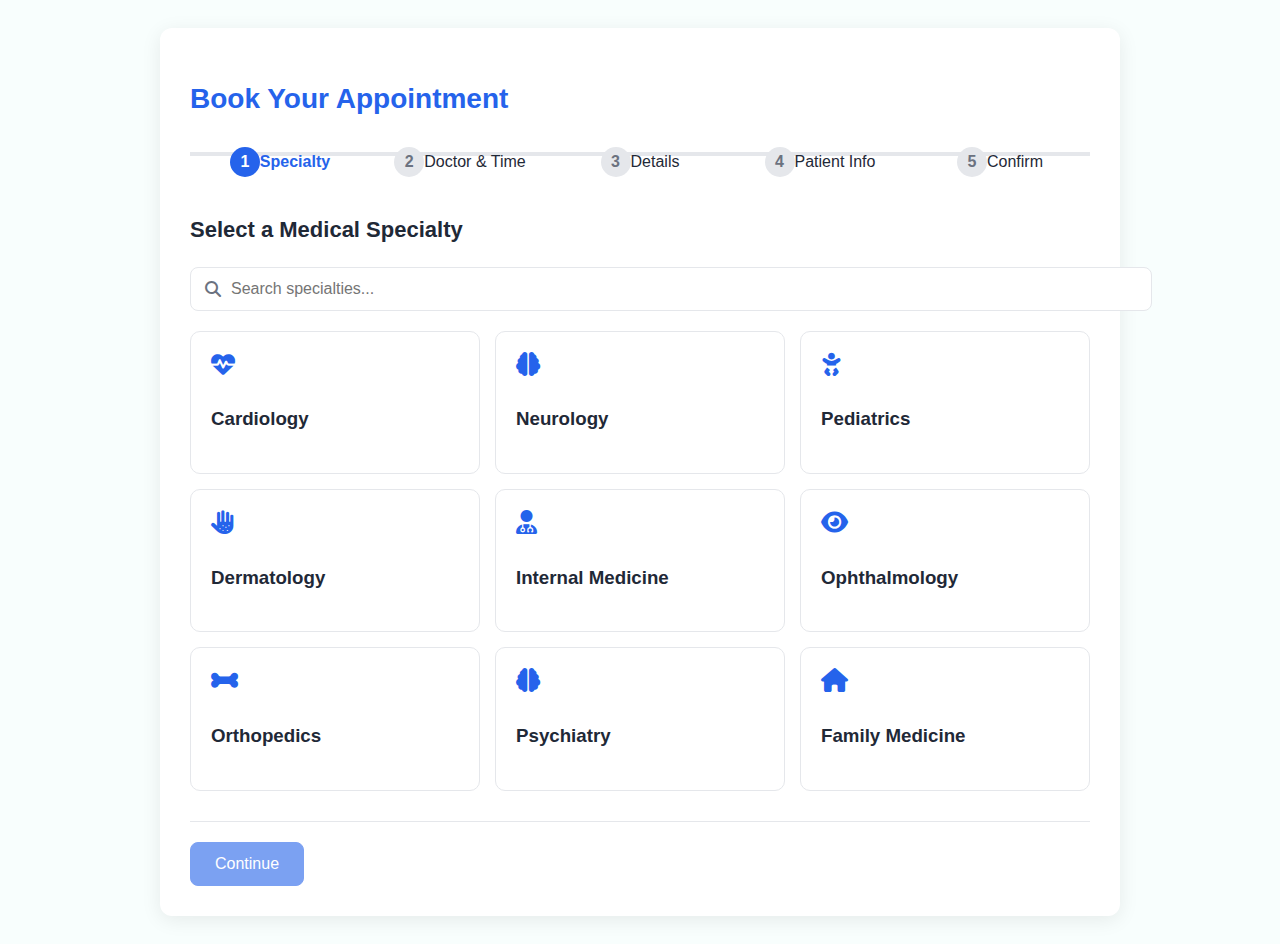
<file: others.html>
<!DOCTYPE html>
<html lang="en">
<head>
  <meta charset="UTF-8">
  <meta name="viewport" content="width=device-width, initial-scale=1.0">
  <title>Book Your Appointment</title>
  <link rel="stylesheet" href="https://cdnjs.cloudflare.com/ajax/libs/font-awesome/6.4.0/css/all.min.css">
  <style>
    :root {
      --primary: #2563eb;
      --primary-light: #3b82f6;
      --primary-dark: #1d4ed8;
      --secondary: #10b981;
      --text: #1f2937;
      --light-gray: #f3f4f6;
      --medium-gray: #e5e7eb;
      --dark-gray: #6b7280;
      --white: #ffffff;
      --error: #ef4444;
    }
    
    body {
      font-family: 'Segoe UI', Tahoma, Geneva, Verdana, sans-serif;
      padding: 20px;
      background-color: #f8fefd;
      line-height: 1.6;
      color: var(--text);
    }
    
    .container {
      max-width: 900px;
      margin: 0 auto;
      background: var(--white);
      border-radius: 12px;
      box-shadow: 0 4px 20px rgba(0, 0, 0, 0.08);
      padding: 30px;
    }
    
    h1 {
      color: var(--primary);
      margin-bottom: 15px;
      font-size: 28px;
    }
    
    .step { display: none; }
    .step.active { display: block; }
    
    .steps-nav {
      display: flex;
      justify-content: space-between;
      margin-bottom: 30px;
      position: relative;
    }
    
    .steps-nav::before {
      content: '';
      position: absolute;
      top: 15px;
      left: 0;
      right: 0;
      height: 4px;
      background: var(--medium-gray);
      z-index: 1;
    }
    
    .steps-nav div {
      text-align: center;
      flex: 1;
      position: relative;
      z-index: 2;
      padding-top: 10px;
    }
    
    .steps-nav div::before {
      content: attr(data-step);
      display: inline-block;
      width: 30px;
      height: 30px;
      line-height: 30px;
      background: var(--medium-gray);
      color: var(--dark-gray);
      border-radius: 50%;
      margin-bottom: 5px;
      font-weight: 600;
    }
    
    .steps-nav .active {
      font-weight: bold;
      color: var(--primary);
    }
    
    .steps-nav .active::before {
      background: var(--primary);
      color: var(--white);
    }
    
    h2 {
      font-size: 22px;
      margin-bottom: 20px;
      color: var(--text);
    }
    
    .search-bar {
      position: relative;
      margin-bottom: 20px;
    }
    
    .search-bar i {
      position: absolute;
      left: 15px;
      top: 50%;
      transform: translateY(-50%);
      color: var(--dark-gray);
    }
    
    .search-bar input {
      width: 100%;
      padding: 12px 20px 12px 40px;
      border: 1px solid var(--medium-gray);
      border-radius: 8px;
      font-size: 16px;
      transition: all 0.3s;
    }
    
    .search-bar input:focus {
      outline: none;
      border-color: var(--primary);
      box-shadow: 0 0 0 3px rgba(37, 99, 235, 0.1);
    }
    
    .specialties, .doctors {
      display: grid;
      grid-template-columns: repeat(auto-fit, minmax(250px, 1fr));
      gap: 15px;
      margin-bottom: 20px;
    }
    
    .card {
      padding: 20px;
      border: 1px solid var(--medium-gray);
      border-radius: 10px;
      background: var(--white);
      cursor: pointer;
      transition: all 0.3s;
      position: relative;
      overflow: hidden;
    }
    
    .card:hover {
      transform: translateY(-3px);
      box-shadow: 0 4px 12px rgba(0, 0, 0, 0.08);
      border-color: var(--primary-light);
    }
    
    .card.active {
      border-color: var(--primary);
      box-shadow: 0 0 0 2px rgba(37, 99, 235, 0.2);
      background: rgba(37, 99, 235, 0.05);
    }
    
    .card i {
      font-size: 24px;
      color: var(--primary);
      margin-bottom: 10px;
    }
    
    .doctor-card img {
      width: 60px;
      height: 60px;
      border-radius: 50%;
      object-fit: cover;
      margin-right: 15px;
    }
    
    .doctor-card {
      display: flex;
      align-items: center;
    }
    
    .doctor-info h3 {
      margin: 0 0 5px 0;
    }
    
    .doctor-info p {
      margin: 0;
      color: var(--dark-gray);
      font-size: 14px;
    }
    
    .rating {
      color: #f59e0b;
      font-size: 14px;
      margin: 5px 0;
    }
    
    .calendar-container {
      margin-top: 20px;
    }
    
    .calendar-header {
      display: flex;
      justify-content: space-between;
      align-items: center;
      margin-bottom: 15px;
    }
    
    .calendar-header h3 {
      margin: 0;
    }
    
    .nav-btn {
      background: none;
      border: none;
      font-size: 18px;
      cursor: pointer;
      padding: 5px 10px;
      border-radius: 5px;
      color: var(--primary);
    }
    
    .nav-btn:hover {
      background: var(--light-gray);
    }
    
    .date-input {
      padding: 10px;
      border: 1px solid var(--medium-gray);
      border-radius: 8px;
      width: 100%;
      margin-top: 10px;
    }
    
    .time-slots {
      display: grid;
      grid-template-columns: repeat(auto-fill, minmax(100px, 1fr));
      gap: 10px;
      margin-top: 15px;
    }
    
    .slot {
      padding: 10px;
      border: 1px solid var(--medium-gray);
      border-radius: 8px;
      text-align: center;
      cursor: pointer;
      transition: all 0.2s;
    }
    
    .slot:hover {
      background: var(--light-gray);
    }
    
    .slot.selected {
      background: var(--primary);
      color: var(--white);
      border-color: var(--primary);
    }
    
    .slot.unavailable {
      color: var(--dark-gray);
      text-decoration: line-through;
      cursor: not-allowed;
      background: var(--light-gray);
    }
    
    .form-group {
      margin-bottom: 20px;
    }
    
    .form-group label {
      display: block;
      margin-bottom: 8px;
      font-weight: 500;
    }
    
    .form-group input, 
    .form-group select, 
    .form-group textarea {
      width: 100%;
      padding: 12px 15px;
      border: 1px solid var(--medium-gray);
      border-radius: 8px;
      font-size: 16px;
      transition: all 0.3s;
    }
    
    .form-group input:focus,
    .form-group select:focus,
    .form-group textarea:focus {
      outline: none;
      border-color: var(--primary);
      box-shadow: 0 0 0 3px rgba(37, 99, 235, 0.1);
    }
    
    .radio-group {
      display: flex;
      gap: 20px;
      margin-top: 8px;
    }
    
    .radio-group label {
      display: flex;
      align-items: center;
      gap: 8px;
      font-weight: normal;
      cursor: pointer;
    }
    
    .summary-item {
      margin-bottom: 15px;
      padding-bottom: 15px;
      border-bottom: 1px solid var(--medium-gray);
    }
    
    .summary-item:last-child {
      border-bottom: none;
    }
    
    .summary-item strong {
      display: inline-block;
      min-width: 120px;
      color: var(--dark-gray);
    }
    
    .form-actions {
      display: flex;
      justify-content: space-between;
      margin-top: 30px;
      padding-top: 20px;
      border-top: 1px solid var(--medium-gray);
    }
    
    .btn {
      padding: 12px 24px;
      border-radius: 8px;
      font-weight: 500;
      cursor: pointer;
      transition: all 0.3s;
      font-size: 16px;
    }
    
    .btn-prev {
      background: var(--light-gray);
      border: 1px solid var(--medium-gray);
      color: var(--dark-gray);
    }
    
    .btn-prev:hover {
      background: var(--medium-gray);
    }
    
    .btn-next, .btn-confirm {
      background: var(--primary);
      border: 1px solid var(--primary);
      color: white;
    }
    
    .btn-next:hover, .btn-confirm:hover {
      background: var(--primary-dark);
    }
    
    .btn:disabled {
      opacity: 0.6;
      cursor: not-allowed;
    }
    
    @media (max-width: 768px) {
      .container {
        padding: 20px;
      }
      
      .steps-nav {
        flex-wrap: wrap;
      }
      
      .steps-nav div {
        flex: 1 0 60px;
        margin-bottom: 15px;
      }
      
      .steps-nav::before {
        display: none;
      }
      
      .specialties, .doctors {
        grid-template-columns: 1fr;
      }
      
      .time-slots {
        grid-template-columns: repeat(3, 1fr);
      }
    }
  </style>
</head>
<body>
  <div class="container">
    <h1>Book Your Appointment</h1>
    
    <div class="steps-nav">
      <div id="nav1" data-step="1" class="active">Specialty</div>
      <div id="nav2" data-step="2">Doctor & Time</div>
      <div id="nav3" data-step="3">Details</div>
      <div id="nav4" data-step="4">Patient Info</div>
      <div id="nav5" data-step="5">Confirm</div>
    </div>

    <div id="step1" class="step active">
      <h2>Select a Medical Specialty</h2>
      <div class="search-bar">
        <i class="fas fa-search"></i>
        <input type="text" placeholder="Search specialties..." oninput="filterSpecialties(this.value)">
      </div>
      <div class="specialties" id="specialtyList"></div>
      <div class="form-actions">
        <button class="btn btn-next" onclick="nextStep(2)" id="btnStep1" disabled>Continue</button>
      </div>
    </div>

    <div id="step2" class="step">
      <h2>Select Doctor and Appointment Time</h2>
      <div class="search-bar">
        <i class="fas fa-search"></i>
        <input type="text" placeholder="Search doctors..." id="doctorSearch">
      </div>
      <div class="doctors" id="doctorCards"></div>
      
      <div class="calendar-container">
        <div class="calendar-header">
          <h3>Select Date</h3>
        </div>
        <input type="date" id="dateInput" class="date-input" min="">
        <div class="time-slots" id="timeSlots"></div>
      </div>
      
      <div class="form-actions">
        <button class="btn btn-prev" onclick="prevStep(1)">Back</button>
        <button class="btn btn-next" onclick="nextStep(3)" id="btnStep2" disabled>Continue</button>
      </div>
    </div>

    <div id="step3" class="step">
      <h2>Appointment Details</h2>
      <div id="detailsSummary"></div>
      <div class="form-actions">
        <button class="btn btn-prev" onclick="prevStep(2)">Back</button>
        <button class="btn btn-next" onclick="nextStep(4)">Continue</button>
      </div>
    </div>

    <div id="step4" class="step">
      <h2>Patient Information</h2>
      <div class="form-group">
        <label for="patientName">Full Name</label>
        <input type="text" id="patientName" placeholder="Enter your full name">
      </div>
      <div class="form-group">
        <label for="patientEmail">Email Address</label>
        <input type="email" id="patientEmail" placeholder="Enter your email address">
      </div>
      <div class="form-actions">
        <button class="btn btn-prev" onclick="prevStep(3)">Back</button>
        <button class="btn btn-next" onclick="nextStep(5)" id="btnStep4" disabled>Continue</button>
      </div>
    </div>

    <div id="step5" class="step">
      <h2>Confirm Appointment</h2>
      <div id="confirmSummary"></div>
      <div class="form-actions">
        <button class="btn btn-prev" onclick="prevStep(4)">Back</button>
        <button class="btn btn-confirm" onclick="confirmAppointment()">Confirm Appointment</button>
      </div>
    </div>
  </div>

  <script>
    // Enhanced data structure
    const specialties = [
      { name: "Cardiology", icon: "fa-heartbeat" },
      { name: "Neurology", icon: "fa-brain" },
      { name: "Pediatrics", icon: "fa-baby" },
      { name: "Dermatology", icon: "fa-allergies" },
      { name: "Internal Medicine", icon: "fa-user-md" },
      { name: "Ophthalmology", icon: "fa-eye" },
      { name: "Orthopedics", icon: "fa-bone" },
      { name: "Psychiatry", icon: "fa-brain" },
      { name: "Family Medicine", icon: "fa-home" }
    ];

    const doctorsData = {
      "Cardiology": [
        { name: "Dr. Sarah Johnson", image: "https://randomuser.me/api/portraits/women/65.jpg", rating: 4.8, reviews: 124 },
        { name: "Dr. James Wilson", image: "https://randomuser.me/api/portraits/men/75.jpg", rating: 4.6, reviews: 98 }
      ],
      "Neurology": [
        { name: "Dr. Michael Chen", image: "https://randomuser.me/api/portraits/men/45.jpg", rating: 4.7, reviews: 87 }
      ],
      "Pediatrics": [
        { name: "Dr. Emily Rodriguez", image: "https://randomuser.me/api/portraits/women/33.jpg", rating: 4.9, reviews: 156 }
      ]
    };

    const timeSlots = ["9:00 AM", "9:30 AM", "10:00 AM", "10:30 AM", "11:00 AM", "11:30 AM", 
                      "1:00 PM", "1:30 PM", "2:00 PM", "2:30 PM", "3:00 PM", "3:30 PM"];

    let formData = {
      specialty: '',
      doctor: '',
      date: '',
      time: '',
      name: '',
      email: ''
    };

    // Initialize date picker with tomorrow's date as minimum
    document.addEventListener('DOMContentLoaded', function() {
      const today = new Date();
      const tomorrow = new Date(today);
      tomorrow.setDate(tomorrow.getDate() + 1);
      const minDate = tomorrow.toISOString().split('T')[0];
      document.getElementById('dateInput').min = minDate;
      
      renderSpecialties();
      setupDoctorSearch();
    });

    function updateSteps(activeStep) {
      document.querySelectorAll('.step').forEach((step, i) => {
        step.classList.toggle('active', i === activeStep - 1);
        document.getElementById(`nav${i + 1}`).classList.toggle('active', i === activeStep - 1);
      });
    }

    function nextStep(step) {
      updateSteps(step);
      if (step === 3) {
        updateDetailsSummary();
      }
      if (step === 5) {
        updateConfirmSummary();
      }
    }

    function prevStep(step) {
      updateSteps(step);
    }

    function renderSpecialties(filter = '') {
      const specialtyList = document.getElementById('specialtyList');
      specialtyList.innerHTML = '';
      
      specialties
        .filter(spec => spec.name.toLowerCase().includes(filter.toLowerCase()))
        .forEach(spec => {
          const card = document.createElement('div');
          card.className = 'card';
          card.innerHTML = `
            <i class="fas ${spec.icon}"></i>
            <h3>${spec.name}</h3>
          `;
          card.onclick = () => {
            document.querySelectorAll('.specialties .card').forEach(c => c.classList.remove('active'));
            card.classList.add('active');
            formData.specialty = spec.name;
            document.getElementById('btnStep1').disabled = false;
            populateDoctors(spec.name);
          };
          specialtyList.appendChild(card);
        });
    }

    function filterSpecialties(value) {
      renderSpecialties(value);
    }

    function setupDoctorSearch() {
      document.getElementById('doctorSearch').addEventListener('input', function() {
        const searchTerm = this.value.toLowerCase();
        document.querySelectorAll('.doctors .card').forEach(card => {
          const doctorName = card.querySelector('h3').textContent.toLowerCase();
          card.style.display = doctorName.includes(searchTerm) ? 'block' : 'none';
        });
      });
    }

    function populateDoctors(specialty) {
      const container = document.getElementById('doctorCards');
      container.innerHTML = '';
      
      (doctorsData[specialty] || []).forEach(doctor => {
        const card = document.createElement('div');
        card.className = 'card doctor-card';
        card.innerHTML = `
          <img src="${doctor.image}" alt="${doctor.name}">
          <div class="doctor-info">
            <h3>${doctor.name}</h3>
            <div class="rating">
              <i class="fas fa-star"></i> ${doctor.rating} (${doctor.reviews} reviews)
            </div>
            <p>Available days vary</p>
          </div>
        `;
        card.onclick = () => {
          document.querySelectorAll('.doctors .card').forEach(c => c.classList.remove('active'));
          card.classList.add('active');
          formData.doctor = doctor.name;
          checkStep2Continue();
        };
        container.appendChild(card);
      });
    }

    document.getElementById('dateInput').addEventListener('change', function() {
      formData.date = new Date(this.value).toLocaleDateString('en-US', { 
        weekday: 'long', year: 'numeric', month: 'long', day: 'numeric' 
      });
      renderTimeSlots();
      checkStep2Continue();
    });

    function renderTimeSlots() {
      const container = document.getElementById('timeSlots');
      container.innerHTML = '';
      
      timeSlots.forEach(time => {
        const slot = document.createElement('div');
        slot.className = 'slot';
        
        // Randomly mark some slots as unavailable (for demo)
        const isAvailable = Math.random() > 0.3;
        if (!isAvailable) {
          slot.classList.add('unavailable');
        }
        
        slot.textContent = time;
        slot.onclick = function() {
          if (this.classList.contains('unavailable')) return;
          
          document.querySelectorAll('.slot').forEach(s => s.classList.remove('selected'));
          this.classList.add('selected');
          formData.time = time;
          checkStep2Continue();
        };
        container.appendChild(slot);
      });
    }

    function checkStep2Continue() {
      document.getElementById('btnStep2').disabled = !(formData.doctor && formData.date && formData.time);
    }

    function updateDetailsSummary() {
      const summary = document.getElementById('detailsSummary');
      summary.innerHTML = `
        <div class="summary-item">
          <strong>Specialty:</strong> ${formData.specialty}
        </div>
        <div class="summary-item">
          <strong>Doctor:</strong> ${formData.doctor}
        </div>
        <div class="summary-item">
          <strong>Date:</strong> ${formData.date}
        </div>
        <div class="summary-item">
          <strong>Time:</strong> ${formData.time}
        </div>
      `;
    }

    document.getElementById('patientName').addEventListener('input', validatePatientInfo);
    document.getElementById('patientEmail').addEventListener('input', validatePatientInfo);

    function validatePatientInfo() {
      formData.name = document.getElementById('patientName').value.trim();
      formData.email = document.getElementById('patientEmail').value.trim();
      
      const emailValid = /^[^\s@]+@[^\s@]+\.[^\s@]+$/.test(formData.email);
      document.getElementById('btnStep4').disabled = !(formData.name && emailValid);
    }

    function updateConfirmSummary() {
      const summary = document.getElementById('confirmSummary');
      summary.innerHTML = `
        <div class="summary-item">
          <strong>Specialty:</strong> ${formData.specialty}
        </div>
        <div class="summary-item">
          <strong>Doctor:</strong> ${formData.doctor}
        </div>
        <div class="summary-item">
          <strong>Date:</strong> ${formData.date}
        </div>
        <div class="summary-item">
          <strong>Time:</strong> ${formData.time}
        </div>
        <div class="summary-item">
          <strong>Patient Name:</strong> ${formData.name}
        </div>
        <div class="summary-item">
          <strong>Patient Email:</strong> ${formData.email}
        </div>
      `;
    }

    function confirmAppointment() {
      // In a real app, you would send this data to your backend
      console.log('Appointment confirmed:', formData);
      alert(`Appointment confirmed!\n\nYou will receive a confirmation email at ${formData.email}`);
      
      // Reset form for demo purposes
      setTimeout(() => {
        location.reload();
      }, 3000);
    }
    
  </script>
</body>
</html>
</file>
